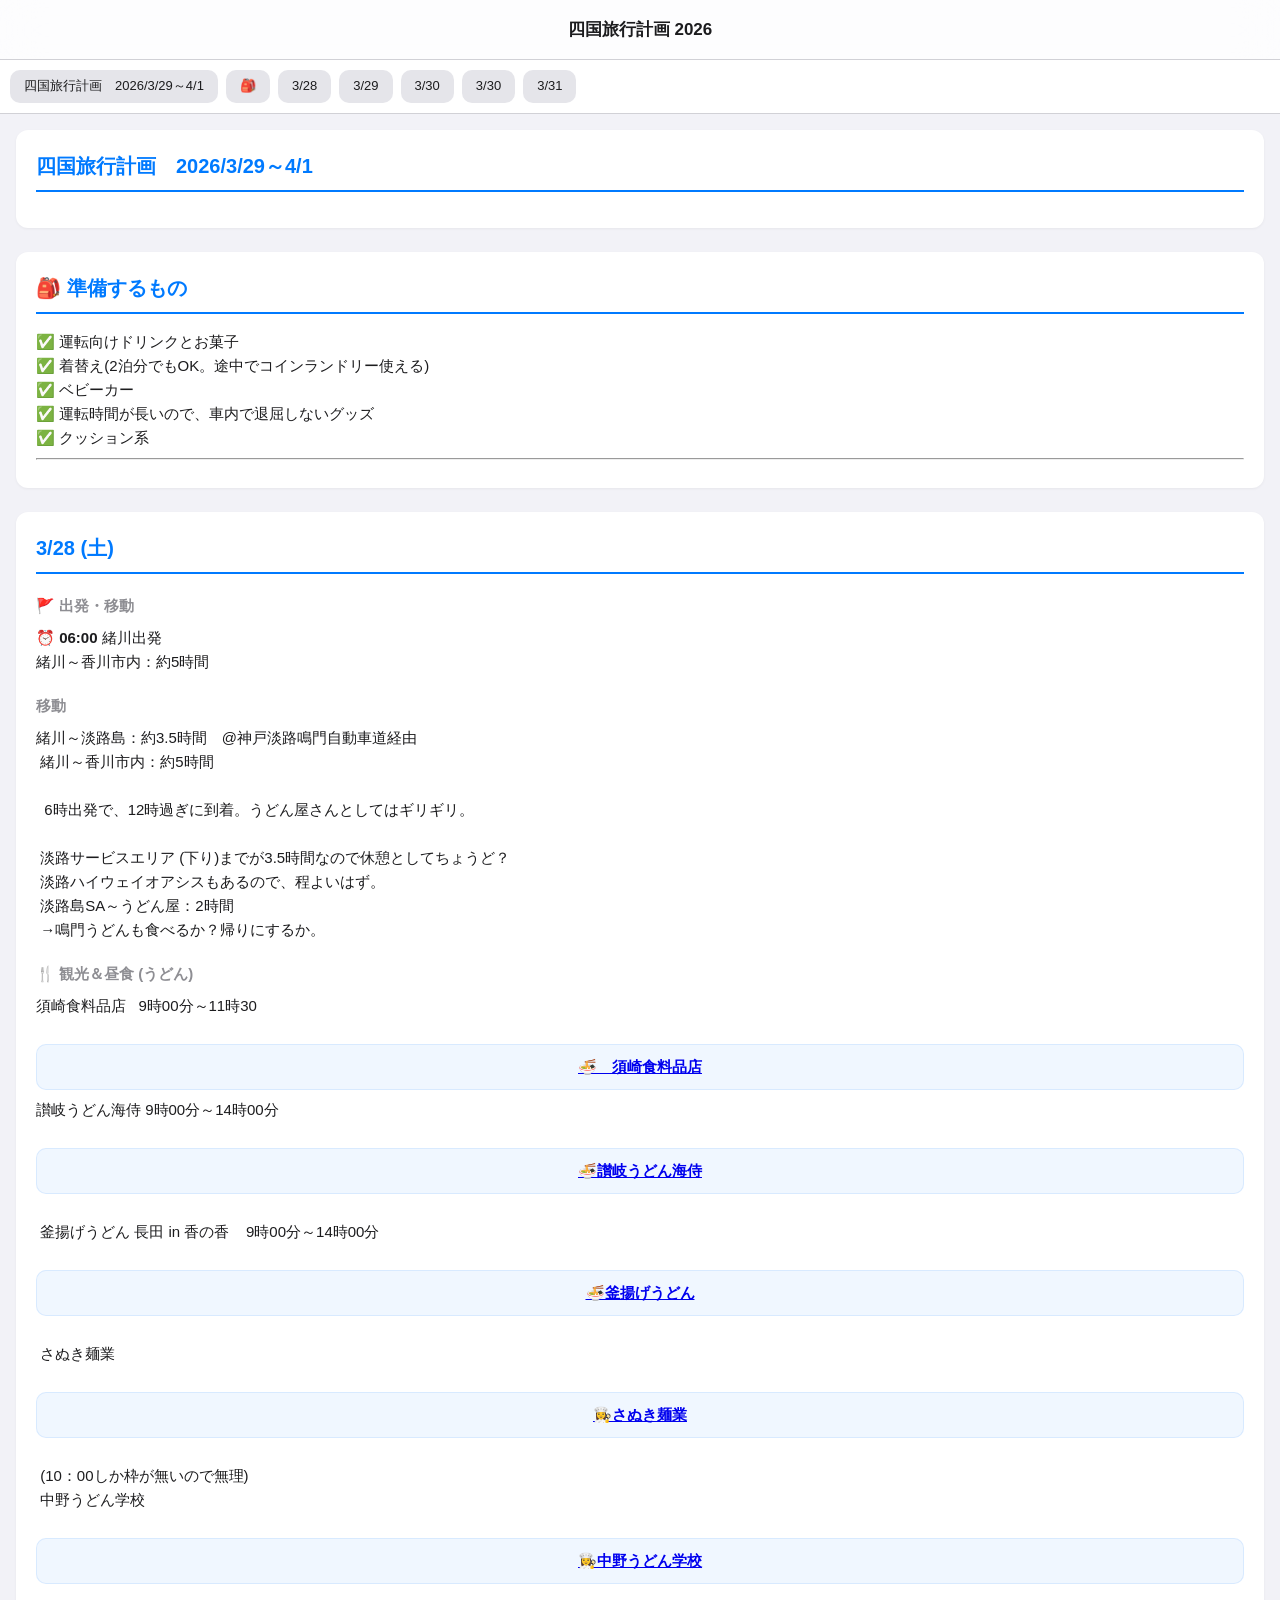
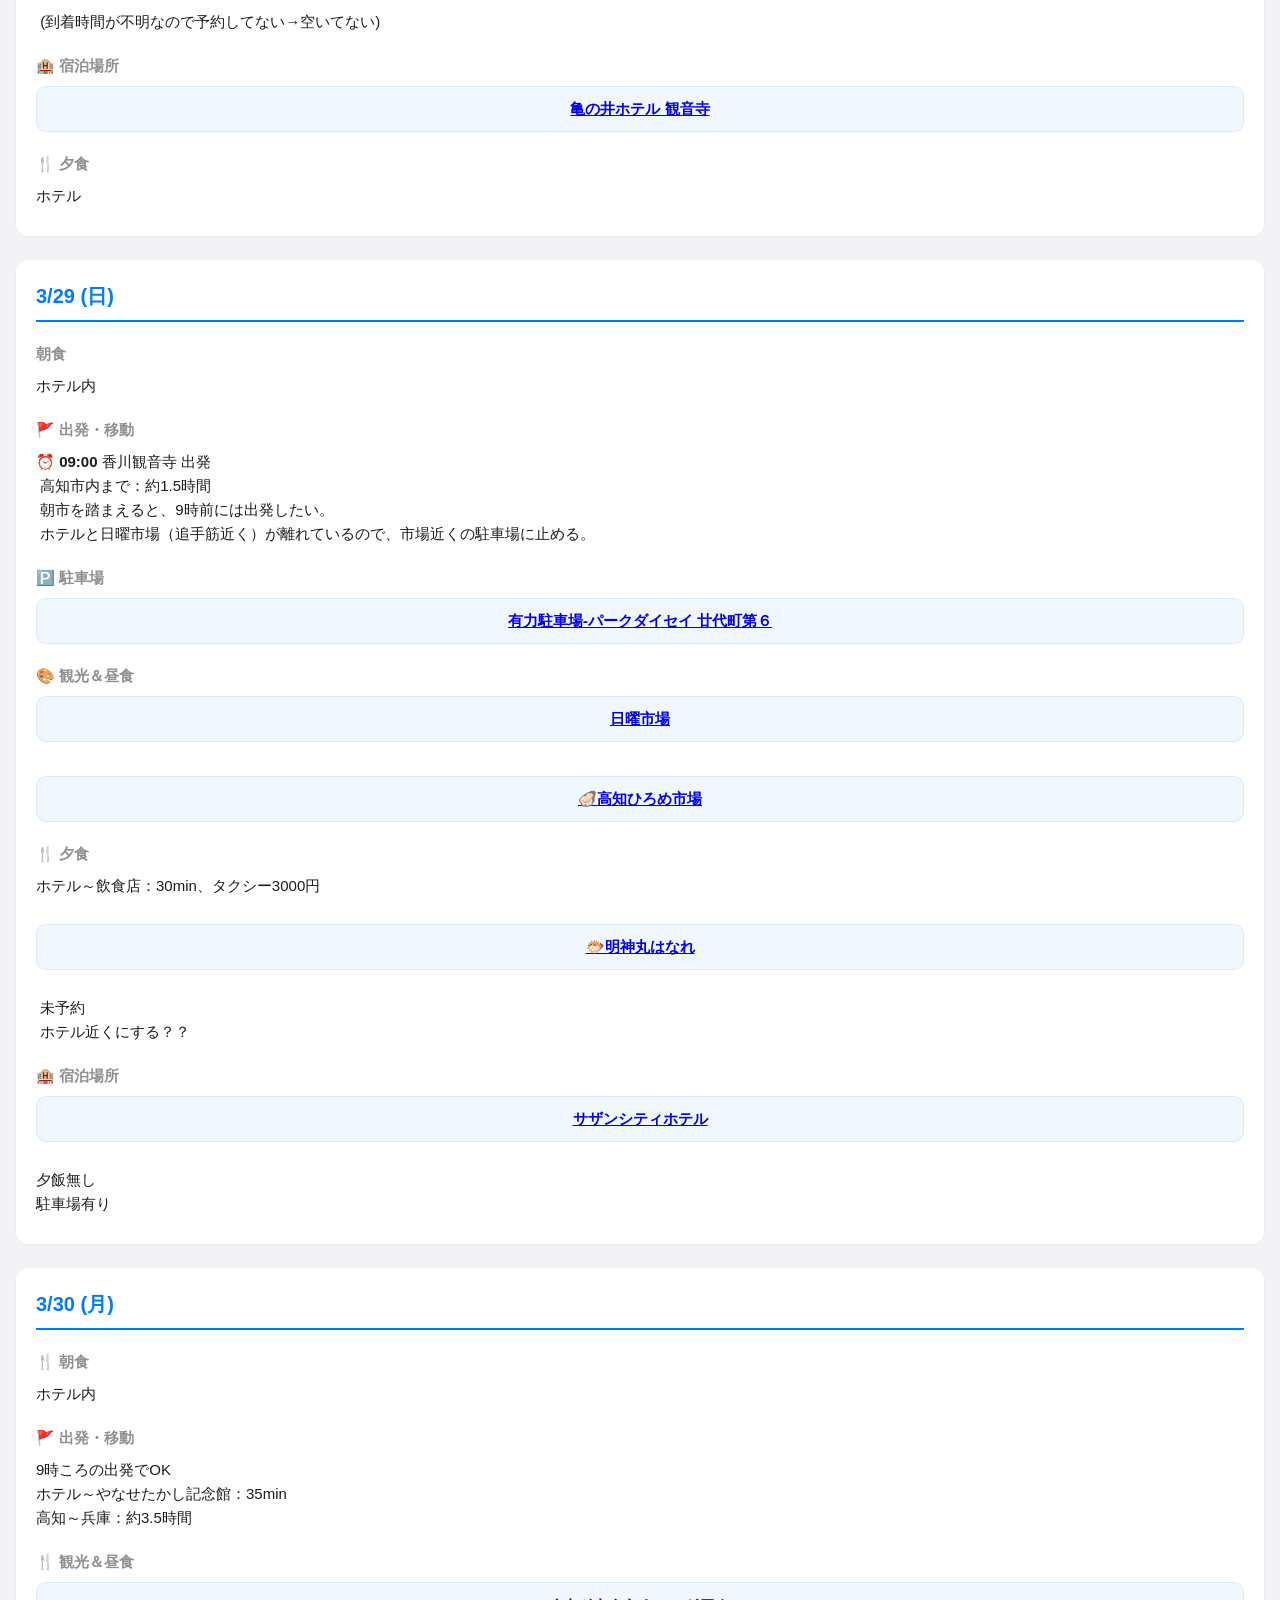
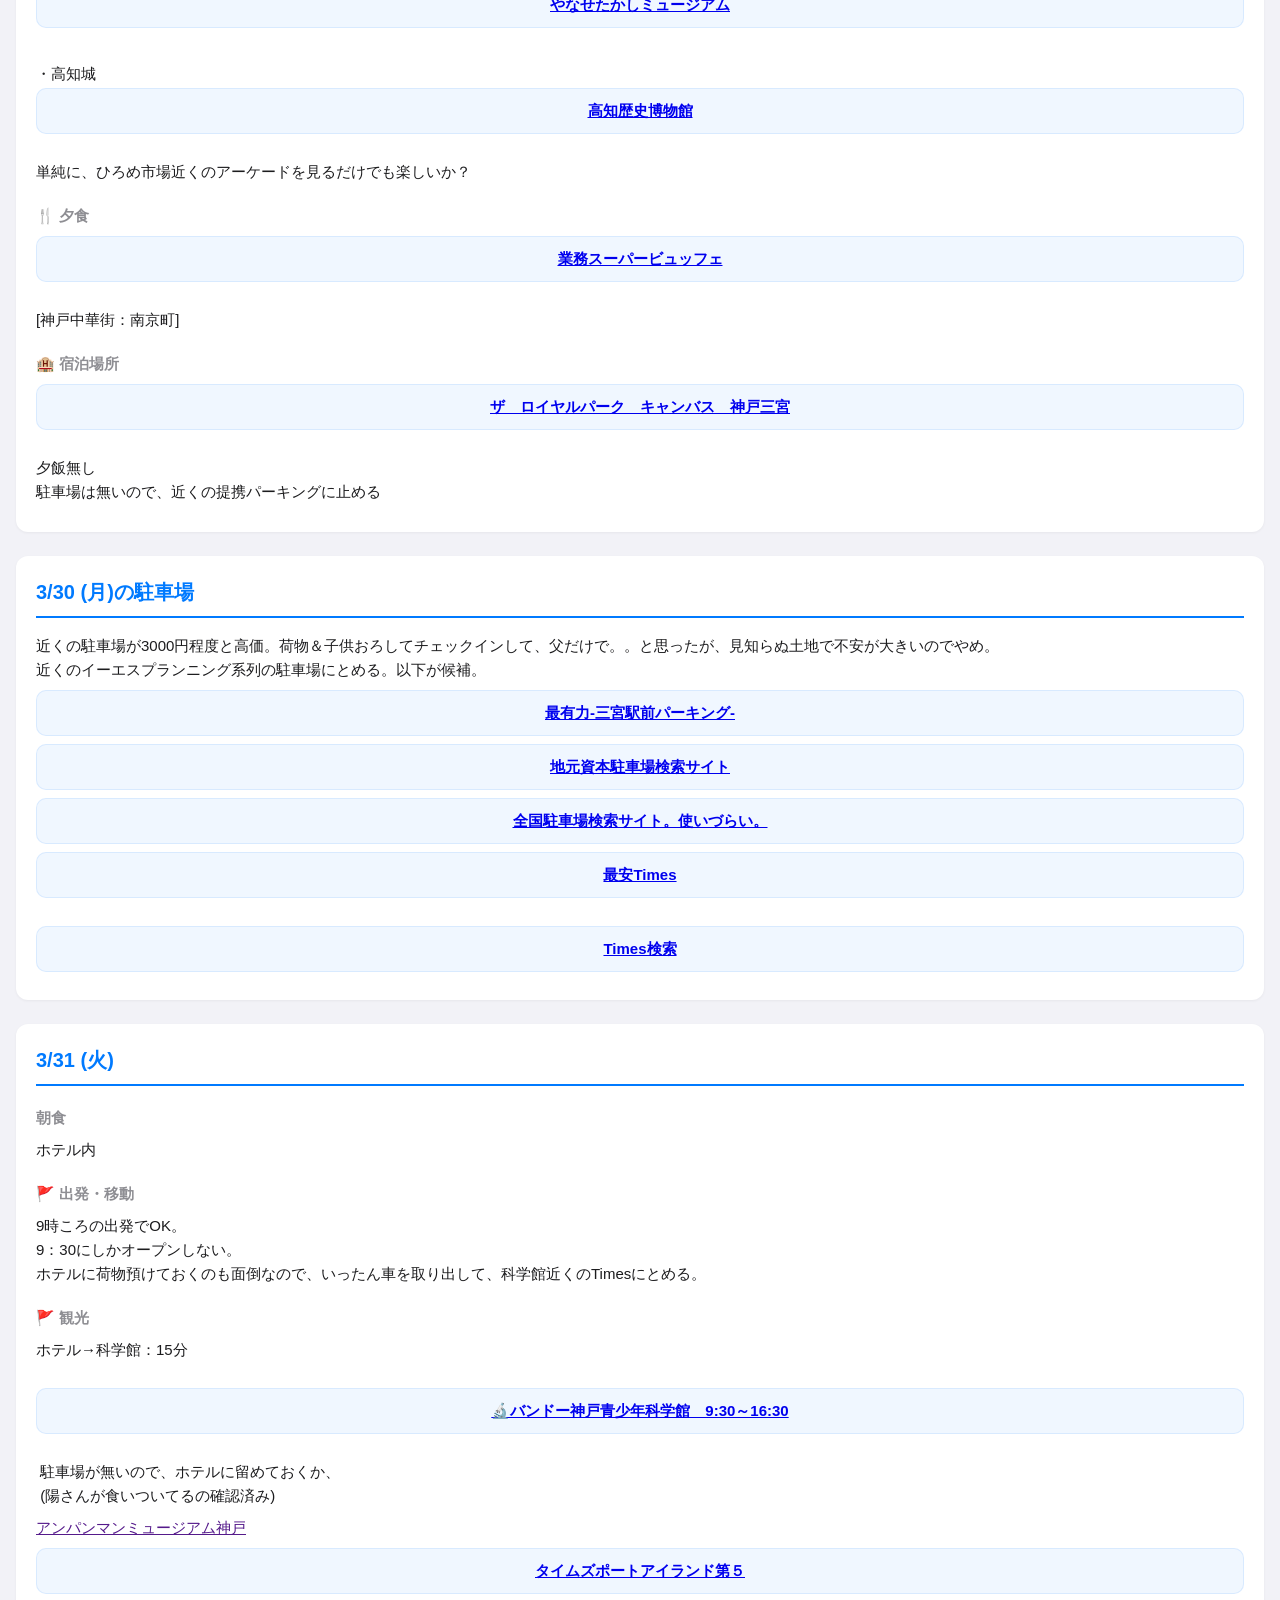
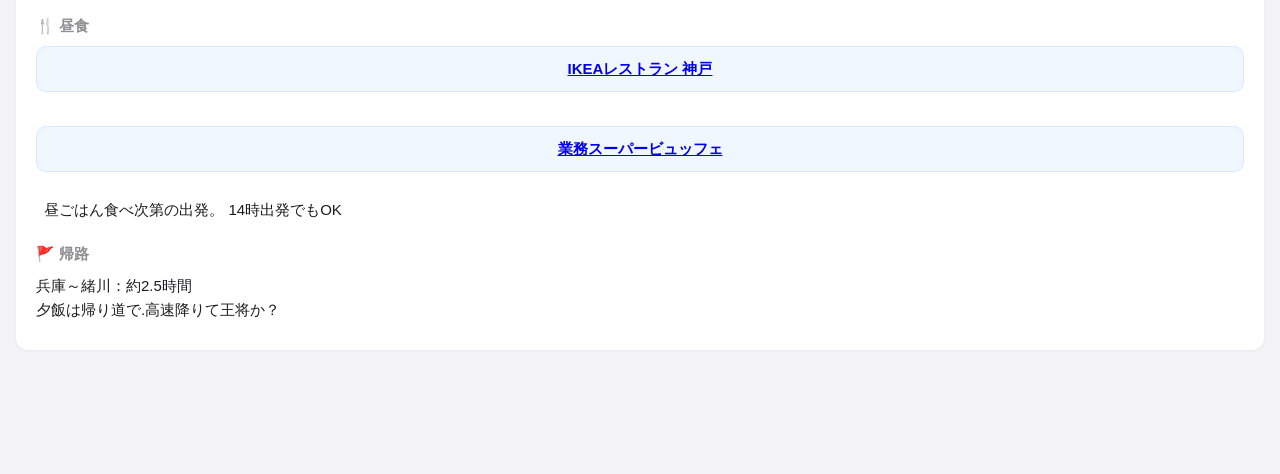
<file: index.html>
<!DOCTYPE html>
<html lang="ja">
<head>
    <meta charset="UTF-8">
    <meta name="viewport" content="width=device-width, initial-scale=1.0, maximum-scale=1.0, user-scalable=no, viewport-fit=cover">
    <title>四国旅行計画 2026</title>
    <style>
:root {
    --primary: #007aff; --accent: #ff9500; --bg: #f2f2f7;
    --card: #ffffff; --text: #1c1c1e; --border: #d1d1d6;
}
body {
    font-family: -apple-system, sans-serif; line-height: 1.6;
    background-color: var(--bg); color: var(--text); margin: 0;
    -webkit-text-size-adjust: 100%;
}
header {
    background: rgba(255, 255, 255, 0.8); backdrop-filter: blur(20px);
    -webkit-backdrop-filter: blur(20px); position: sticky; top: 0;
    z-index: 1000; padding: 16px 0; text-align: center; border-bottom: 0.5px solid var(--border);
}
h1 { margin: 0; font-size: 17px; font-weight: 600; }
nav {
    display: flex; overflow-x: auto; background: #fff; padding: 10px; gap: 8px;
    position: sticky; top: 51px; z-index: 999; border-bottom: 0.5px solid var(--border);
}
nav a {
    flex: 0 0 auto; padding: 6px 14px; background: #e5e5ea; border-radius: 10px;
    text-decoration: none; color: var(--text); font-size: 13px; font-weight: 500;
}
.container { padding: 16px; padding-bottom: 100px; }
section {
    background: var(--card); border-radius: 12px; padding: 20px;
    margin-bottom: 24px; box-shadow: 0 1px 3px rgba(0,0,0,0.05);
}
h2 { font-size: 20px; color: var(--primary); margin: 0 0 16px 0; border-bottom: 2px solid var(--primary); padding-bottom: 8px; }
h3 { font-size: 15px; color: #8e8e93; margin: 20px 0 8px 0; text-transform: uppercase; }
p, li { white-space: pre-wrap; margin: 8px 0; font-size: 15px; }

/* リンクを大きなボタンに自動変換 */
section a[href^="http"] {
    display: block;
    background: #f0f7ff;
    padding: 14px;
    border-radius: 10px;
    margin: 2px 0; /* 上下の隙間を大幅にカット */
    padding: 10px; /* ついでにボタン内の上下幅も少し詰めるとさらにスッキリします */
    text-align: center;
    font-weight: 600;
    border: 1px solid rgba(0,122,255,0.1);
}
.time-tag {
    background: var(--accent); color: white; padding: 2px 6px;
    border-radius: 4px; font-weight: bold; margin-right: 6px; font-size: 13px;
}
</style>
</head>
<body>
    <header><h1>四国旅行計画 2026</h1></header>
    <nav><a href="#day-0">四国旅行計画　2026/3/29～4/1</a><a href="#day-1">🎒</a><a href="#day-2">3/28</a><a href="#day-3">3/29</a><a href="#day-4">3/30</a><a href="#day-5">3/30</a><a href="#day-6">3/31</a></nav>
    <div class="container">
        
        <section id="day-0">
            <h2>四国旅行計画　2026/3/29～4/1</h2>
            
        </section>
        
        <section id="day-1">
            <h2>🎒 準備するもの</h2>
            <p>✅ 運転向けドリンクとお菓子
✅ 着替え(2泊分でもOK。途中でコインランドリー使える)
✅ ベビーカー
✅ 運転時間が長いので、車内で退屈しないグッズ
✅ クッション系</p>
<hr />
        </section>
        
        <section id="day-2">
            <h2>3/28 (土)</h2>
            <h3>🚩 出発・移動</h3>
<p>⏰ <strong>06:00</strong> 緒川出発
緒川～香川市内：約5時間</p>
<h3>移動</h3>
<p>緒川～淡路島：約3.5時間　@神戸淡路鳴門自動車道経由
 緒川～香川市内：約5時間<br />
  6時出発で、12時過ぎに到着。うどん屋さんとしてはギリギリ。<br />
 淡路サービスエリア (下り)までが3.5時間なので休憩としてちょうど？
 淡路ハイウェイオアシスもあるので、程よいはず。
 淡路島SA～うどん屋：2時間
 →鳴門うどんも食べるか？帰りにするか。</p>
<h3>🍴 観光＆昼食 (うどん)</h3>
<p>須崎食料品店   9時00分～11時30
 <a href="https://tabelog.com/kagawa/A3703/A370303/37000143/?msockid=161e0c6351446b7f2bcd18ed50f36af2">🍜　須崎食料品店</a></p>
<p>讃岐うどん海侍 9時00分～14時00分
  <a href="https://tabelog.com/kagawa/A3703/A370303/37000143/?msockid=161e0c6351446b7f2bcd18ed50f36af2">🍜讃岐うどん海侍</a>
 釜揚げうどん 長田 in 香の香    9時00分～14時00分
  <a href="https://tabelog.com/kagawa/A3703/A370303/37000143/?msockid=161e0c6351446b7f2bcd18ed50f36af2">🍜釜揚げうどん</a>
 さぬき麺業
 <a href="https://www.sanukiudon.co.jp/udon/experience.html">👩‍🍳さぬき麺業</a>
 (10：00しか枠が無いので無理)
 中野うどん学校
 <a href="https://www.nakanoya.net/">👩‍🍳中野うどん学校</a>
 (到着時間が不明なので予約してない→空いてない)</p>
<h3>🏨 宿泊場所</h3>
<p><a href="https://www.google.com/maps?cid=5143290677156605579&amp;g_mp=CiVnb29nbGUubWFwcy5wbGFjZXMudjEuUGxhY2VzLkdldFBsYWNlEAEYASAB&amp;hl=ja&amp;gl=US&amp;source=embed">亀の井ホテル 観音寺</a></p>
<h3>🍴 夕食</h3>
<p>ホテル</p>
        </section>
        
        <section id="day-3">
            <h2>3/29 (日)</h2>
            <h3>朝食</h3>
<p>ホテル内</p>
<h3>🚩 出発・移動</h3>
<p>⏰ <strong>09:00</strong> 香川観音寺 出発
 高知市内まで：約1.5時間
 朝市を踏まえると、9時前には出発したい。
 ホテルと日曜市場（追手筋近く）が離れているので、市場近くの駐車場に止める。</p>
<h3>🅿️ 駐車場</h3>
<p><a href="https://jp.parkopedia.com/parking/carpark/%E3%83%91%E3%83%BC%E3%82%AF%E3%83%80%E3%82%A4%E3%82%BB%E3%82%A4%E5%BB%BF%E4%BB%A3%E7%94%BA%E7%AC%AC6/%E9%AB%98%E7%9F%A5%E5%B8%82/%E9%AB%98%E7%9F%A5%E5%B8%82/?arriving=202603261600&amp;leaving=202603261800">有力駐車場-パークダイセイ 廿代町第６</a></p>
<h3>🎨 観光＆昼食</h3>
<p><a href="https://www.google.com/maps/@33.561509,133.535798,16z?hl=ja&amp;entry=ttu&amp;g_ep=EgoyMDI2MDMyMi4wIKXMDSoASAFQAw%3D%3D">日曜市場</a>  </p>
<p><a href="https://hirome.co.jp/">🦪高知ひろめ市場</a></p>
<h3>🍴 夕食</h3>
<p>ホテル～飲食店：30min、タクシー3000円
 <a href="https://www.hotpepper.jp/strJ003498765/?vos=evhppxo0002&amp;pog=mt(p)ti(kwd-82052151754549:loc-96)dv(c)cr(82051454251133)fi()gi(1312819213343168)ci(519952333)lc(268910)nw(o)&amp;msclkid=1cb86e5720d61064b8a10794988fc1aa">🐡明神丸はなれ</a>
 未予約
 ホテル近くにする？？</p>
<h3>🏨 宿泊場所</h3>
<p><a href="https://www.jalan.net/yad369876/plan/?vos=evjlnpo0002&amp;cxlt=n0ljmbjummlalvjf3ay33i2vk2qr&amp;pog=mt_e_kw_kwd-82121057380157:aud-821437322:loc-96_dv_c_cr_82120153947337_gp_1313918790760705_cm_521291859&amp;gclid=316e6f19c137120cbcc106da64931ff7&amp;gclsrc=3p.ds&amp;msclkid=316e6f19c137120cbcc106da64931ff7">サザンシティホテル</a>
夕飯無し
駐車場有り</p>
        </section>
        
        <section id="day-4">
            <h2>3/30 (月)</h2>
            <h3>🍴 朝食</h3>
<p>ホテル内</p>
<h3>🚩 出発・移動</h3>
<p>9時ころの出発でOK
ホテル～やなせたかし記念館：35min
高知～兵庫：約3.5時間</p>
<h3>🍴 観光＆昼食</h3>
<p><a href="https://www.google.co.jp/maps/search/%E3%82%84%E3%81%AA%E3%81%9B%E3%81%9F%E3%81%8B%E3%81%97%E3%83%9F%E3%83%A5%E3%83%BC%E3%82%B8%E3%82%A2%E3%83%A0/@33.6474591,133.7817816,17z/data=!3m1!4b1?entry=ttu&amp;g_ep=EgoyMDI2MDMyMi4wIKXMDSoASAFQAw%3D%3D">やなせたかしミュージアム</a>  </p>
<p>・高知城
<a href="https://www.kochi-johaku.jp/exhibition_floor/#corner">高知歴史博物館</a>
単純に、ひろめ市場近くのアーケードを見るだけでも楽しいか？</p>
<h3>🍴 夕食</h3>
<p><a href="https://www.kobecook-wb.jp/">業務スーパービュッフェ</a>
[神戸中華街：南京町]</p>
<h3>🏨 宿泊場所</h3>
<p><a href="http://travel.rakuten.co.jp/HOTEL/181393/181393.html?scid=mi_trv_conf_dhbook_002">ザ　ロイヤルパーク　キャンバス　神戸三宮</a>
夕飯無し
駐車場は無いので、近くの提携パーキングに止める</p>
        </section>
        
        <section id="day-5">
            <h2>3/30 (月)の駐車場</h2>
            <p>近くの駐車場が3000円程度と高価。荷物＆子供おろしてチェックインして、父だけで。。と思ったが、見知らぬ土地で不安が大きいのでやめ。
近くのイーエスプランニング系列の駐車場にとめる。以下が候補。</p>
<p><a href="https://www.esplanning.co.jp/time-parking?w=%E4%B8%89%E5%AE%AE&amp;wpessid=19590">最有力-三宮駅前パーキング-</a></p>
<p><a href="https://www.esplanning.co.jp/time-parking/p-club_shirahama.html">地元資本駐車場検索サイト</a></p>
<p><a href="https://jp.parkopedia.com/parking/carpark/%E3%82%BF%E3%82%A4%E3%83%A0%E3%82%BA%E3%83%88%E3%82%A2%E5%85%AC%E5%9C%92%E5%89%8D%E7%AC%AC4/%E7%A5%9E%E6%88%B8%E5%B8%82/%E7%A5%9E%E6%88%B8%E5%B8%82/?country=jp&amp;arriving=202603301530&amp;leaving=202603311030">全国駐車場検索サイト。使いづらい。</a></p>
<p><a href="https://times-info.net/P28-hyogo/C110/park-detail-BUK0051771/">最安Times</a>
<a href="https://times-info.net/P28-hyogo/C110/F892ac7caa88f19140f23b54baf3748798a9c64fa_4f20d833838a6e5eb70e55811ae36a2f/">Times検索</a></p>
        </section>
        
        <section id="day-6">
            <h2>3/31 (火)</h2>
            <h3>朝食</h3>
<p>ホテル内</p>
<h3>🚩 出発・移動</h3>
<p>9時ころの出発でOK。
9：30にしかオープンしない。
ホテルに荷物預けておくのも面倒なので、いったん車を取り出して、科学館近くのTimesにとめる。</p>
<h3>🚩 観光</h3>
<p>ホテル→科学館：15分<br />
<a href="https://www.kobe-kagakukan.jp/museum/room6">🔬バンドー神戸青少年科学館　9:30～16:30</a>
 駐車場が無いので、ホテルに留めておくか、
 (陽さんが食いついてるの確認済み)  </p>
<p><a href="">アンパンマンミュージアム神戸</a></p>
<p><a href="https://times-info.net/P28-hyogo/C110/F9846831a87f961ece574d69034ff23236fb2fbee_4f20d833838a6e5eb70e55811ae36a2f/SC00000001-max_fee/">タイムズポートアイランド第５</a></p>
<h3>🍴 昼食</h3>
<p><a href="https://www.ikea.com/jp/ja/stores/restaurant/spring-menu-pub6dad9c30/">IKEAレストラン 神戸</a>  </p>
<p><a href="https://www.kobecook-wb.jp/">業務スーパービュッフェ</a>
  昼ごはん食べ次第の出発。 14時出発でもOK</p>
<h3>🚩 帰路</h3>
<p>兵庫～緒川：約2.5時間
夕飯は帰り道で.高速降りて王将か？</p>
        </section>
        
    </div>
    <script>
document.querySelectorAll('nav a').forEach(anchor => {
    anchor.addEventListener('click', function (e) {
        e.preventDefault();
        const targetId = this.getAttribute('href').substring(1);
        const targetElement = document.getElementById(targetId);
        const offset = 110; 
        const targetPosition = targetElement.getBoundingClientRect().top + window.pageYOffset - offset;
        window.scrollTo({ top: targetPosition, behavior: 'smooth' });
    });
});
</script>
</body>
</html>
</file>
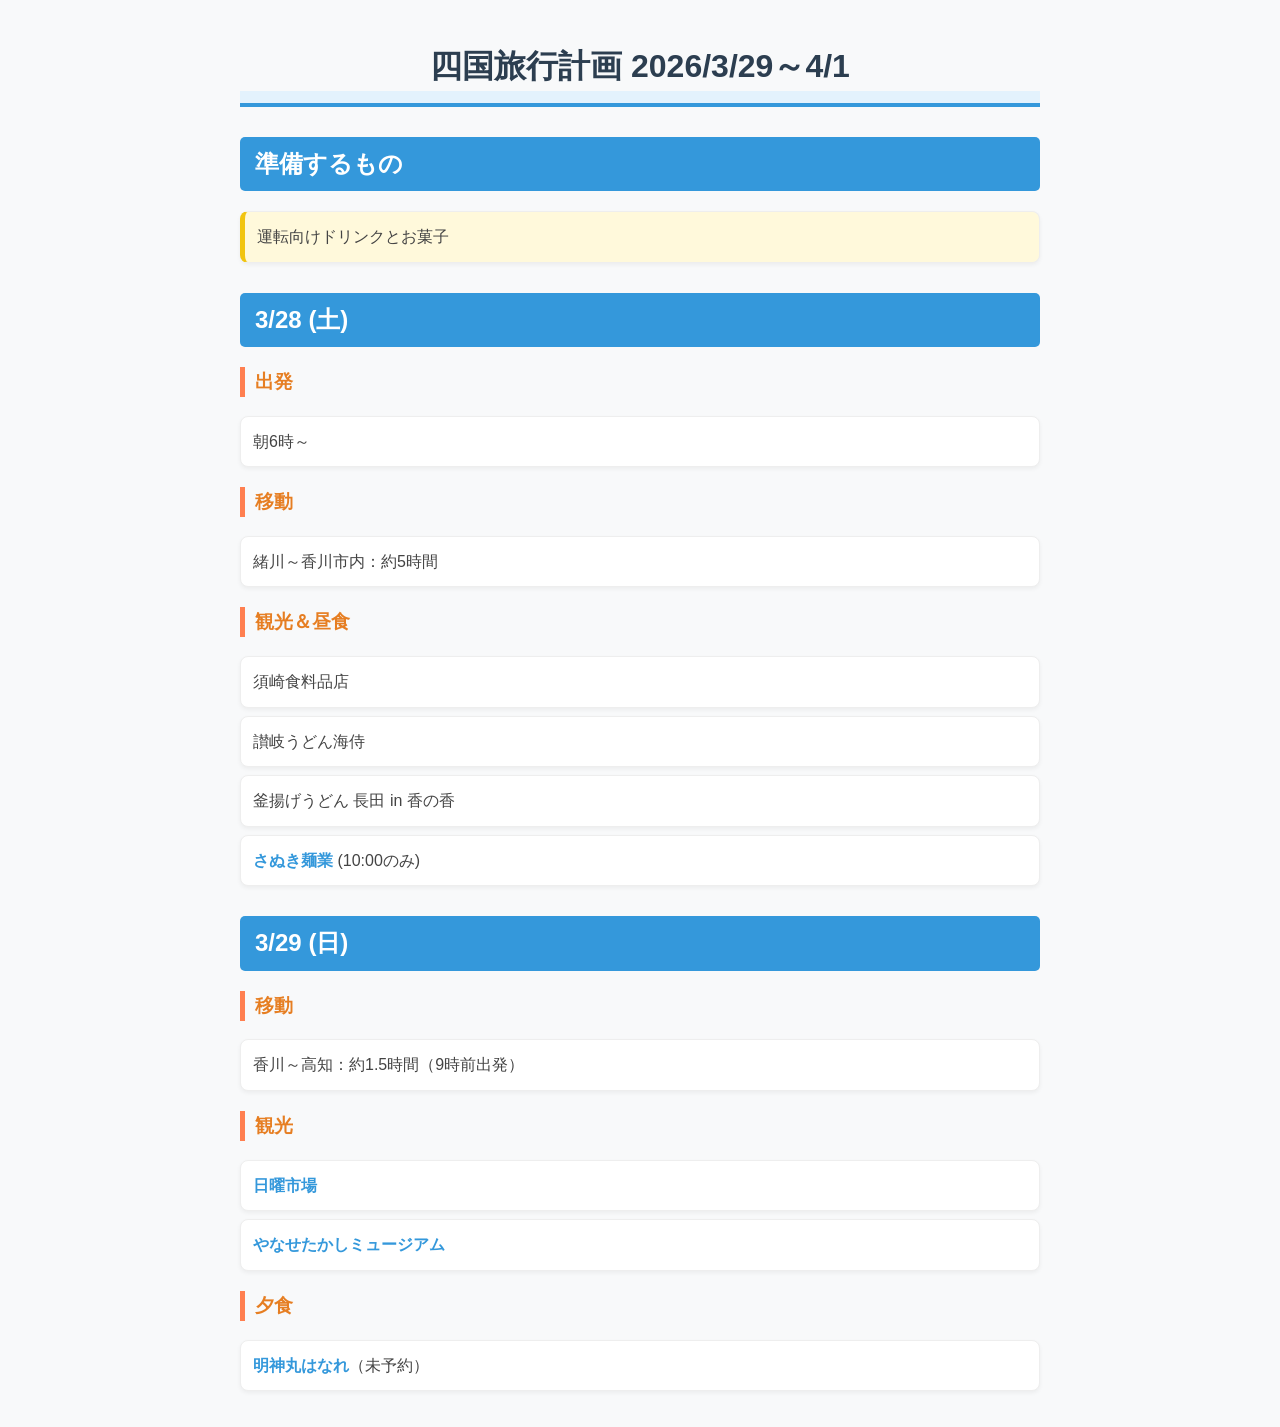
<file: sss.html>
<!DOCTYPE html>
<html lang="ja">
<head>
    <meta charset="UTF-8">
    <meta name="viewport" content="width=device-width, initial-scale=1.0">
    <title>四国旅行計画 2026</title>
    <style>
        /* 先ほど作ったおしゃれCSSをここに埋め込み済み */
        body { font-family: sans-serif; line-height: 1.6; color: #444; background-color: #f8f9fa; padding: 20px; max-width: 800px; margin: 0 auto; }
        h1 { text-align: center; color: #2c3e50; border-bottom: 4px solid #3498db; padding-bottom: 10px; background: linear-gradient(transparent 80%, #e3f2fd 0%); }
        h2 { background-color: #3498db; color: white; padding: 8px 15px; border-radius: 5px; margin-top: 30px; }
        h3 { border-left: 5px solid #ff7f50; padding-left: 10px; margin-top: 20px; color: #e67e22; }
        ul { list-style: none; padding: 0; }
        li { background: white; margin-bottom: 8px; padding: 12px; border-radius: 8px; box-shadow: 0 2px 4px rgba(0,0,0,0.05); border: 1px solid #eee; }
        a { color: #3498db; text-decoration: none; font-weight: bold; }
        .prep { background-color: #fff9db !important; border-left: 5px solid #f1c40f; }
    </style>
</head>
<body>

<h1>四国旅行計画 2026/3/29～4/1</h1>

<h2>準備するもの</h2>
<ul>
    <li class="prep">運転向けドリンクとお菓子</li>
</ul>

<h2>3/28 (土)</h2>
<h3>出発</h3>
<ul><li>朝6時～</li></ul>
<h3>移動</h3>
<ul><li>緒川～香川市内：約5時間</li></ul>
<h3>観光＆昼食</h3>
<ul>
    <li>須崎食料品店</li>
    <li>讃岐うどん海侍</li>
    <li>釜揚げうどん 長田 in 香の香</li>
    <li><a href="https://www.sanukiudon.co.jp/udon/experience.html">さぬき麺業</a> (10:00のみ)</li>
</ul>

<h2>3/29 (日)</h2>
<h3>移動</h3>
<ul><li>香川～高知：約1.5時間（9時前出発）</li></ul>
<h3>観光</h3>
<ul>
    <li><a href="#">日曜市場</a></li>
    <li><a href="#">やなせたかしミュージアム</a></li>
</ul>
<h3>夕食</h3>
<ul><li><a href="#">明神丸はなれ</a>（未予約）</li></ul>

</body>
</html>
</file>
